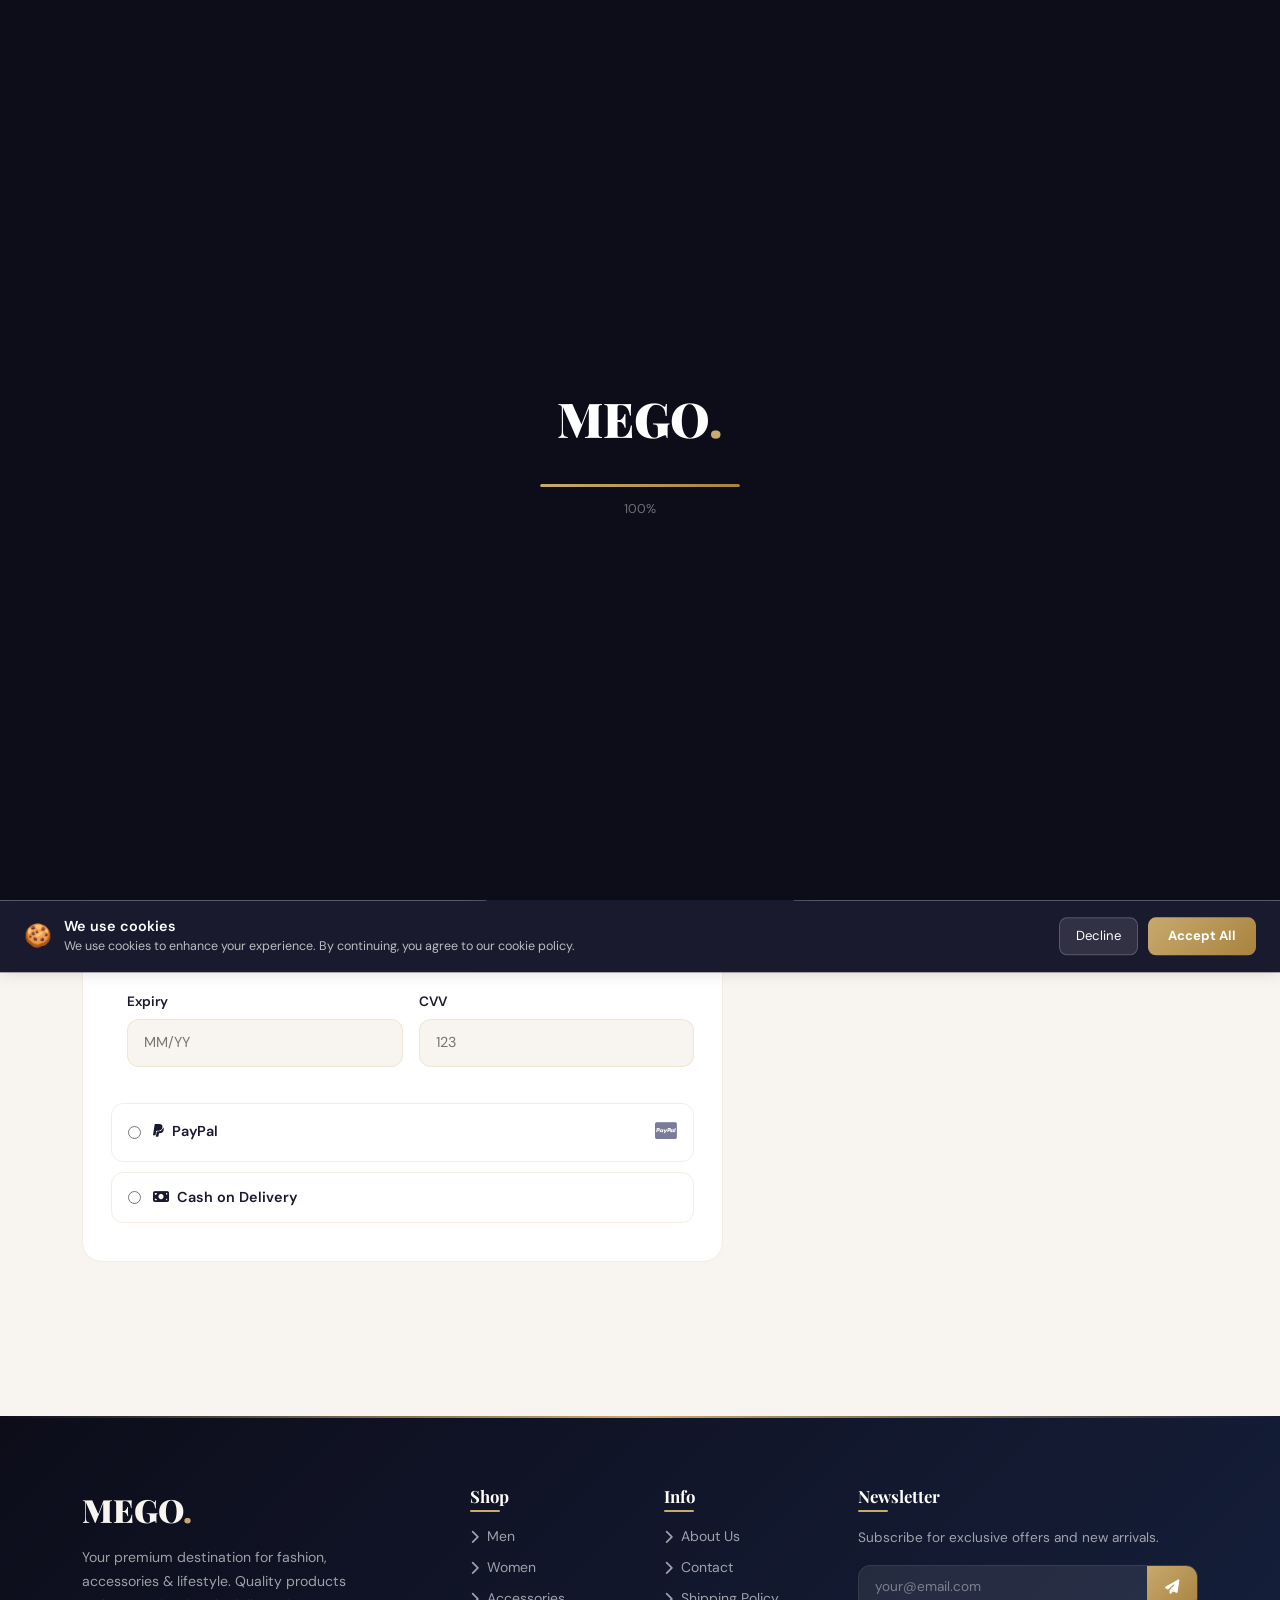
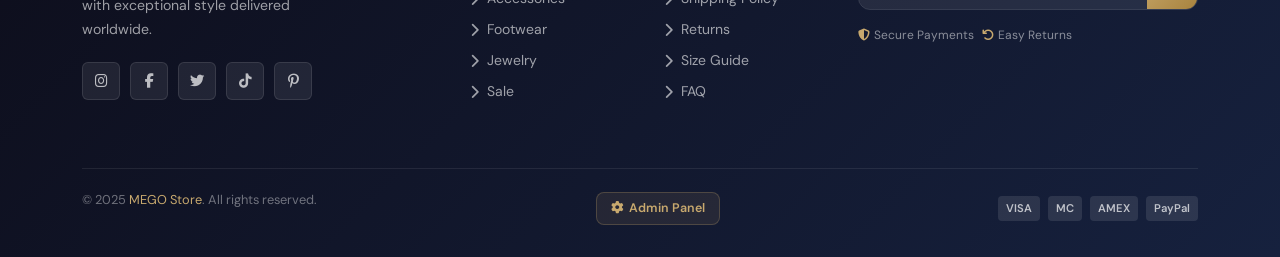
<file: checkout.html>
<!DOCTYPE html>
<html lang="en" data-theme="light">
<head>
  <meta charset="UTF-8"><meta name="viewport" content="width=device-width, initial-scale=1.0">
  <title>Checkout - MEGO Store</title>
  <link rel="stylesheet" href="https://cdn.jsdelivr.net/npm/bootstrap@5.3.0/dist/css/bootstrap.min.css">
  <link rel="stylesheet" href="https://cdnjs.cloudflare.com/ajax/libs/font-awesome/6.4.0/css/all.min.css">
  <link rel="stylesheet" href="assets/css/global.css">
  <link rel="stylesheet" href="assets/css/checkout.css">
  <link rel="stylesheet" href="assets/css/features.css">
</head>
<body>
  <div id="navbar-placeholder"></div>
  <section class="checkout-section">
    <div class="container">
      <h2 class="section-title mb-4">Checkout</h2>

      <div id="orderSuccess" style="display:none" class="text-center py-5">
        <div style="font-size:5rem;margin-bottom:20px">🎉</div>
        <h3 class="section-title">Order Placed <span>Successfully!</span></h3>
        <p style="color:var(--text-muted);max-width:400px;margin:10px auto 30px">Thank you for your order! You'll receive a confirmation email shortly.</p>
        <a href="index.html" class="btn-primary-custom"><i class="fas fa-home"></i> Back to Home</a>
      </div>

      <div id="checkoutForm">
        <div class="row g-4">
          <div class="col-lg-7">
            <!-- Shipping -->
            <div class="checkout-card">
              <div class="checkout-card-title"><div class="step-num">1</div>Shipping Information</div>
              <div class="form-row">
                <div class="form-group-custom"><label class="form-label-custom">First Name*</label><input id="firstName" class="form-control-custom" placeholder="John"></div>
                <div class="form-group-custom"><label class="form-label-custom">Last Name*</label><input id="lastName" class="form-control-custom" placeholder="Doe"></div>
              </div>
              <div class="form-row">
                <div class="form-group-custom"><label class="form-label-custom">Email*</label><input id="email" type="email" class="form-control-custom" placeholder="john@example.com"></div>
                <div class="form-group-custom"><label class="form-label-custom">Phone*</label><input id="phone" type="tel" class="form-control-custom" placeholder="+1 234 567 8900"></div>
              </div>
              <div class="form-group-custom"><label class="form-label-custom">Address*</label><input id="address" class="form-control-custom" placeholder="123 Main Street, Apt 4B"></div>
              <div class="form-row">
                <div class="form-group-custom"><label class="form-label-custom">City*</label><input id="city" class="form-control-custom" placeholder="New York"></div>
                <div class="form-group-custom"><label class="form-label-custom">Country*</label>
                  <select id="country" class="form-control-custom"><option value="">Select Country</option><option>United States</option><option>United Kingdom</option><option>Egypt</option><option>UAE</option><option>Saudi Arabia</option><option>Germany</option><option>France</option></select>
                </div>
              </div>
            </div>
            <!-- Payment -->
            <div class="checkout-card">
              <div class="checkout-card-title"><div class="step-num">2</div>Payment Method</div>
              <div class="payment-method active" data-method="card"><input type="radio" name="paymentMethod" value="card" checked><span class="payment-method-label"><i class="fas fa-credit-card me-2"></i>Credit / Debit Card</span><span class="payment-method-icon"><i class="fab fa-cc-visa"></i></span></div>
              <div id="cardFields" class="ms-3 mt-2 mb-3">
                <div class="form-group-custom"><label class="form-label-custom">Card Number</label><input class="form-control-custom" placeholder="1234 5678 9012 3456"></div>
                <div class="form-row">
                  <div class="form-group-custom"><label class="form-label-custom">Expiry</label><input class="form-control-custom" placeholder="MM/YY"></div>
                  <div class="form-group-custom"><label class="form-label-custom">CVV</label><input class="form-control-custom" placeholder="123" type="password"></div>
                </div>
              </div>
              <div class="payment-method" data-method="paypal"><input type="radio" name="paymentMethod" value="paypal"><span class="payment-method-label"><i class="fab fa-paypal me-2"></i>PayPal</span><span class="payment-method-icon"><i class="fab fa-cc-paypal"></i></span></div>
              <div class="payment-method" data-method="cod"><input type="radio" name="paymentMethod" value="cod"><span class="payment-method-label"><i class="fas fa-money-bill me-2"></i>Cash on Delivery</span></div>
            </div>
          </div>
          <div class="col-lg-5">
            <div class="checkout-card" style="position:sticky;top:100px">
              <div class="checkout-card-title"><div class="step-num">3</div>Order Summary</div>
              <div id="orderItems"></div>
              <hr class="divider-gold">
              <div style="display:flex;justify-content:space-between;margin-bottom:8px;font-size:0.875rem"><span style="color:var(--text-muted)">Subtotal</span><span id="coSubtotal" style="font-weight:600">$0.00</span></div>
              <div style="display:flex;justify-content:space-between;margin-bottom:16px;font-size:0.875rem"><span style="color:var(--text-muted)">Shipping</span><span id="coShipping" style="font-weight:600">$0.00</span></div>
              <div style="display:flex;justify-content:space-between;font-size:1.1rem;font-weight:700;color:var(--text-dark)"><span>Total</span><span id="coTotal" style="color:var(--primary);font-family:var(--font-display);font-size:1.3rem">$0.00</span></div>
              <button id="placeOrderBtn" class="btn-primary-custom w-100 mt-4 justify-content-center" style="font-size:1rem;padding:14px"><i class="fas fa-lock me-2"></i>Place Order</button>
              <div class="mt-2 text-center" style="font-size:0.72rem;color:var(--text-muted)"><i class="fas fa-shield-alt me-1" style="color:var(--primary)"></i>256-bit SSL Secure Checkout</div>
            </div>
          </div>
        </div>
      </div>
    </div>
  </section>
  <div id="footer-placeholder"></div>
  <div class="toast-container-custom"></div>
  <script src="https://cdn.jsdelivr.net/npm/bootstrap@5.3.0/dist/js/bootstrap.bundle.min.js"></script>
  <script src="assets/js/global.js"></script>
  <script src="assets/js/checkout.js"></script>
  <script>
    document.getElementById('navbar-placeholder').innerHTML = renderNavbar('');
    document.getElementById('footer-placeholder').innerHTML = renderFooter();
  </script>
  <script src="assets/js/features.js"></script>
</body>
</html>
</file>
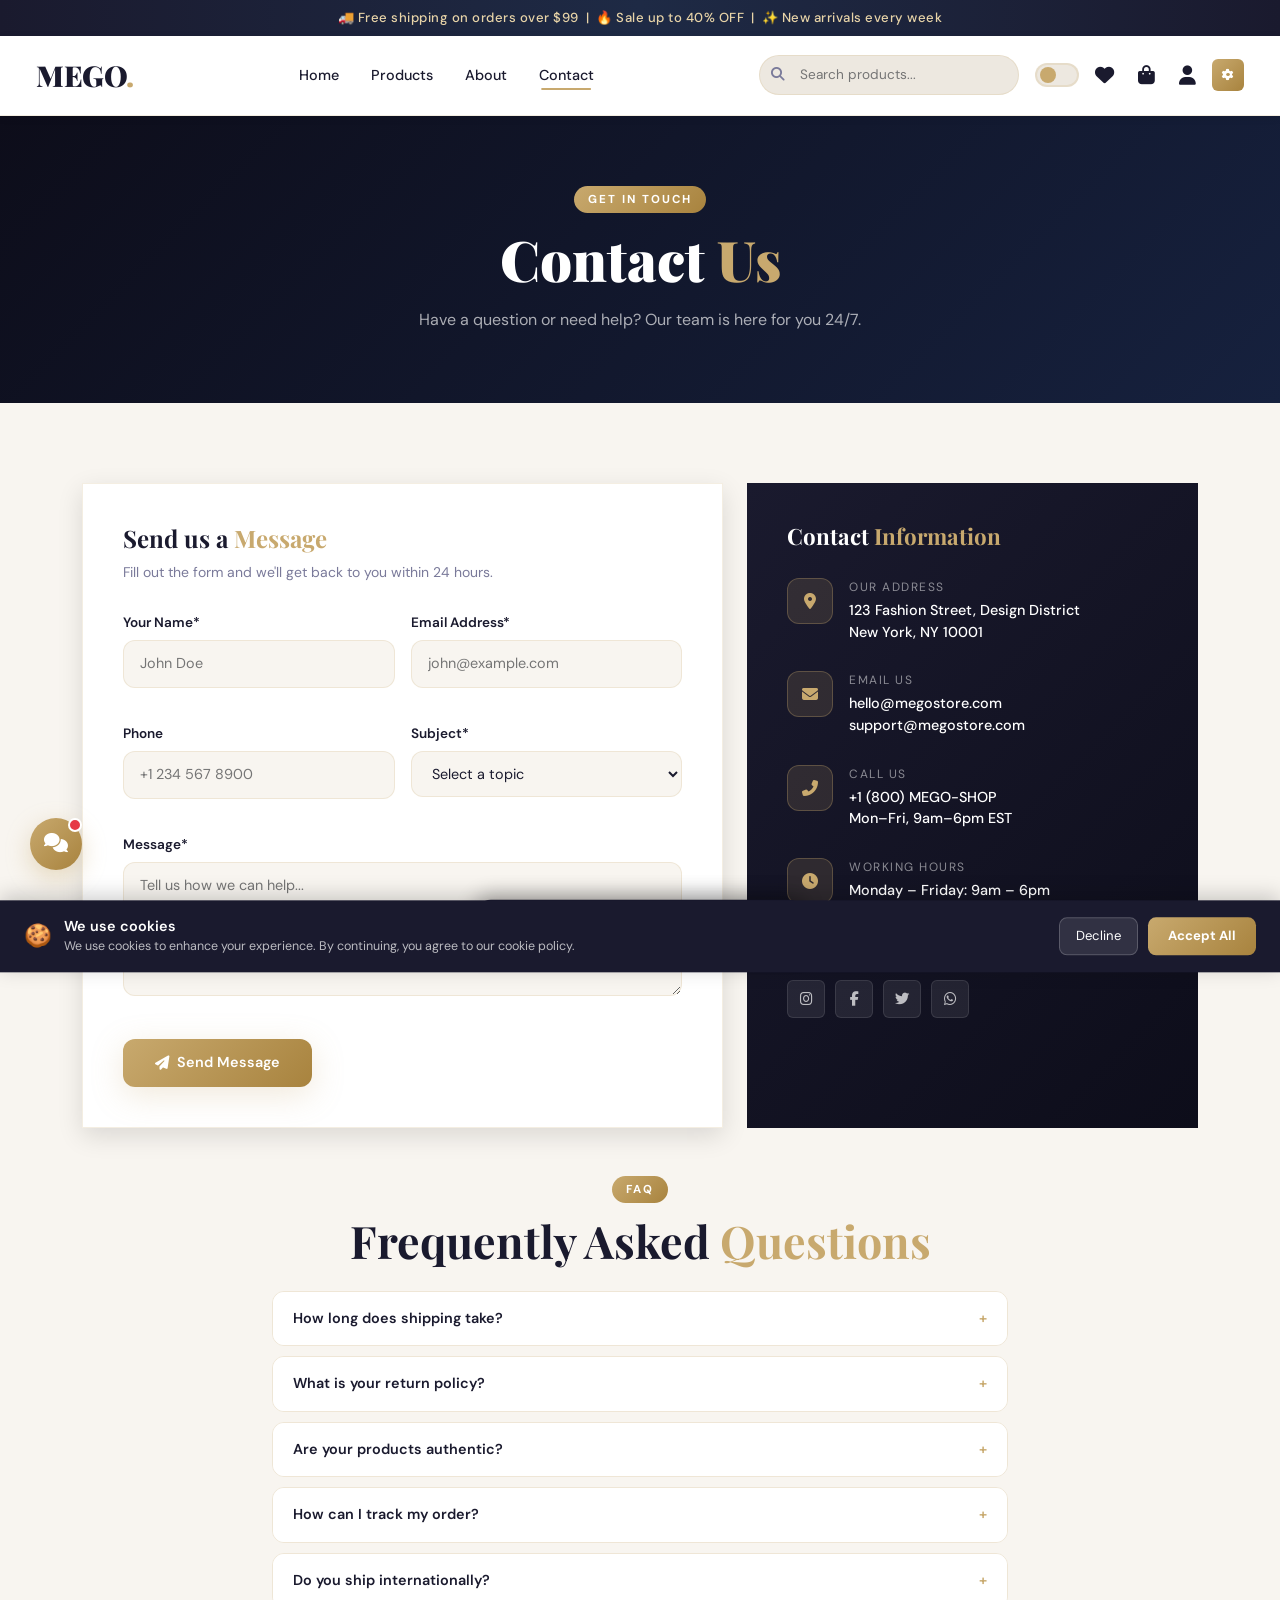
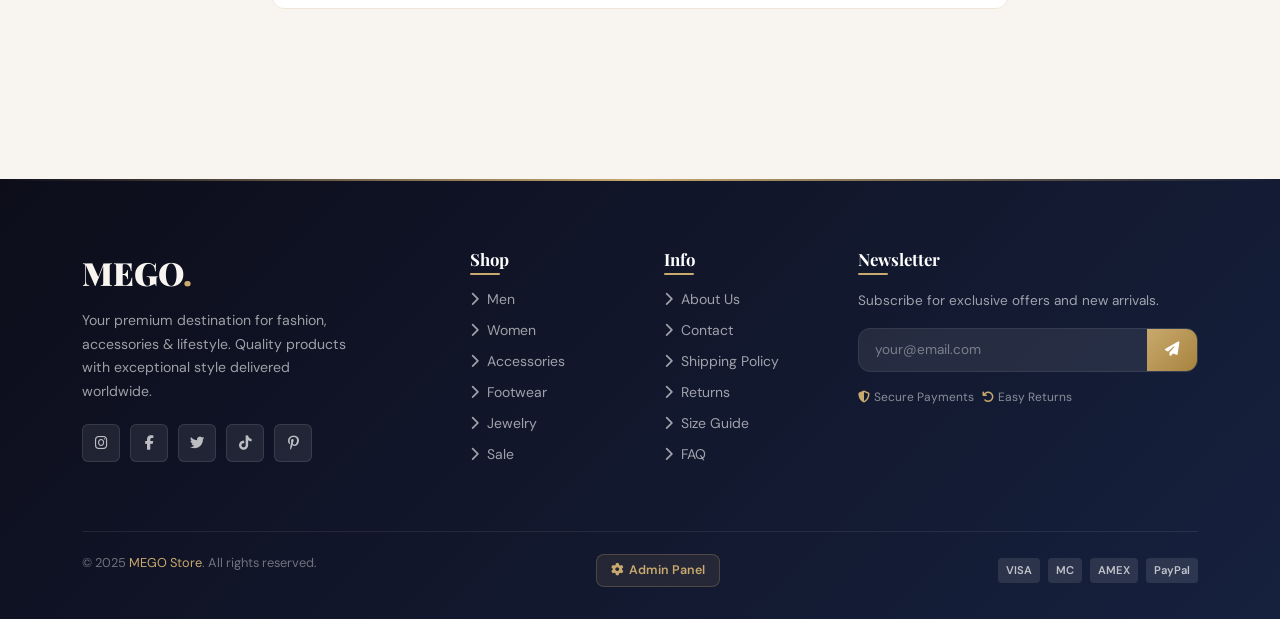
<file: contact.html>
<!DOCTYPE html>
<html lang="en" data-theme="light">
<head>
  <meta charset="UTF-8"><meta name="viewport" content="width=device-width, initial-scale=1.0">
  <title>Contact Us - MEGO Store</title>
  <link rel="stylesheet" href="https://cdn.jsdelivr.net/npm/bootstrap@5.3.0/dist/css/bootstrap.min.css">
  <link rel="stylesheet" href="https://cdnjs.cloudflare.com/ajax/libs/font-awesome/6.4.0/css/all.min.css">
  <link rel="stylesheet" href="assets/css/global.css">
  <link rel="stylesheet" href="assets/css/contact.css">
  <link rel="stylesheet" href="assets/css/features.css">
</head>
<body>
  <div id="navbar-placeholder"></div>

  <section class="contact-hero">
    <div class="container">
      <div class="section-tag">Get in Touch</div>
      <h1 style="font-family:var(--font-display);font-size:clamp(2rem,5vw,3.5rem);font-weight:900;color:white">Contact <span style="color:var(--primary)">Us</span></h1>
      <p style="color:rgba(255,255,255,0.65);max-width:500px;margin:14px auto 0">Have a question or need help? Our team is here for you 24/7.</p>
    </div>
  </section>

  <section class="contact-section">
    <div class="container">
      <div class="row g-4 mb-5">
        <!-- Form -->
        <div class="col-lg-7">
          <div class="contact-card">
            <h3 style="font-family:var(--font-display);font-size:1.5rem;margin-bottom:8px">Send us a <span style="color:var(--primary)">Message</span></h3>
            <p style="font-size:0.875rem;margin-bottom:28px">Fill out the form and we'll get back to you within 24 hours.</p>
            <form id="contactForm">
              <div class="row g-3">
                <div class="col-md-6"><div class="form-group-custom"><label class="form-label-custom">Your Name*</label><input class="form-control-custom" placeholder="John Doe" required></div></div>
                <div class="col-md-6"><div class="form-group-custom"><label class="form-label-custom">Email Address*</label><input type="email" class="form-control-custom" placeholder="john@example.com" required></div></div>
                <div class="col-md-6"><div class="form-group-custom"><label class="form-label-custom">Phone</label><input class="form-control-custom" placeholder="+1 234 567 8900"></div></div>
                <div class="col-md-6"><div class="form-group-custom"><label class="form-label-custom">Subject*</label>
                  <select class="form-control-custom" required><option value="">Select a topic</option><option>Order Issue</option><option>Return/Refund</option><option>Product Question</option><option>Shipping</option><option>Partnership</option><option>Other</option></select>
                </div></div>
                <div class="col-12"><div class="form-group-custom"><label class="form-label-custom">Message*</label><textarea class="form-control-custom" rows="5" placeholder="Tell us how we can help..." required></textarea></div></div>
                <div class="col-12"><button type="submit" class="btn-primary-custom" id="submitBtn" style="padding:13px 32px"><i class="fas fa-paper-plane"></i> Send Message</button></div>
              </div>
            </form>
          </div>
        </div>
        <!-- Info -->
        <div class="col-lg-5">
          <div class="contact-info-card">
            <h3 style="font-family:var(--font-display);font-size:1.4rem;margin-bottom:28px">Contact <span style="color:var(--primary)">Information</span></h3>
            <div class="contact-info-item"><div class="contact-info-icon"><i class="fas fa-map-marker-alt"></i></div><div><div class="contact-info-label">Our Address</div><div class="contact-info-value">123 Fashion Street, Design District<br>New York, NY 10001</div></div></div>
            <div class="contact-info-item"><div class="contact-info-icon"><i class="fas fa-envelope"></i></div><div><div class="contact-info-label">Email Us</div><div class="contact-info-value">hello@megostore.com<br>support@megostore.com</div></div></div>
            <div class="contact-info-item"><div class="contact-info-icon"><i class="fas fa-phone-alt"></i></div><div><div class="contact-info-label">Call Us</div><div class="contact-info-value">+1 (800) MEGO-SHOP<br>Mon–Fri, 9am–6pm EST</div></div></div>
            <div class="contact-info-item"><div class="contact-info-icon"><i class="fas fa-clock"></i></div><div><div class="contact-info-label">Working Hours</div><div class="contact-info-value">Monday – Friday: 9am – 6pm<br>Saturday: 10am – 4pm</div></div></div>
            <div class="contact-social-links">
              <a href="#" class="social-link"><i class="fab fa-instagram"></i></a>
              <a href="#" class="social-link"><i class="fab fa-facebook-f"></i></a>
              <a href="#" class="social-link"><i class="fab fa-twitter"></i></a>
              <a href="#" class="social-link"><i class="fab fa-whatsapp"></i></a>
            </div>
          </div>
        </div>
      </div>

      <!-- FAQ -->
      <div class="row justify-content-center">
        <div class="col-lg-8">
          <div class="section-header text-center mb-4"><div class="section-tag">FAQ</div><h2 class="section-title">Frequently Asked <span>Questions</span></h2></div>
          <div class="faq-item"><button class="faq-question">How long does shipping take? <span class="faq-icon">+</span></button><div class="faq-answer"><div class="faq-answer-inner">Standard shipping takes 5–7 business days. Express shipping (2–3 days) is available for $9.99. Free shipping on orders over $99.</div></div></div>
          <div class="faq-item"><button class="faq-question">What is your return policy? <span class="faq-icon">+</span></button><div class="faq-answer"><div class="faq-answer-inner">We offer a 30-day hassle-free return policy. Items must be unworn, unwashed, and in original packaging with tags attached.</div></div></div>
          <div class="faq-item"><button class="faq-question">Are your products authentic? <span class="faq-icon">+</span></button><div class="faq-answer"><div class="faq-answer-inner">Absolutely. We source directly from brands and authorized distributors. Every item comes with authenticity verification.</div></div></div>
          <div class="faq-item"><button class="faq-question">How can I track my order? <span class="faq-icon">+</span></button><div class="faq-answer"><div class="faq-answer-inner">Once your order ships, you'll receive a tracking number via email. You can also track it in your account under "My Orders".</div></div></div>
          <div class="faq-item"><button class="faq-question">Do you ship internationally? <span class="faq-icon">+</span></button><div class="faq-answer"><div class="faq-answer-inner">Yes! We ship to 80+ countries worldwide. International shipping rates and times vary by destination.</div></div></div>
        </div>
      </div>
    </div>
  </section>

  <div id="footer-placeholder"></div>
  <div class="toast-container-custom"></div>
  <script src="https://cdn.jsdelivr.net/npm/bootstrap@5.3.0/dist/js/bootstrap.bundle.min.js"></script>
  <script src="assets/js/global.js"></script>
  <script src="assets/js/contact.js"></script>
  <script>
    document.getElementById('navbar-placeholder').innerHTML = renderNavbar('Contact');
    document.getElementById('footer-placeholder').innerHTML = renderFooter();
  </script>
  <script src="assets/js/features.js"></script>
</body>
</html>
</file>
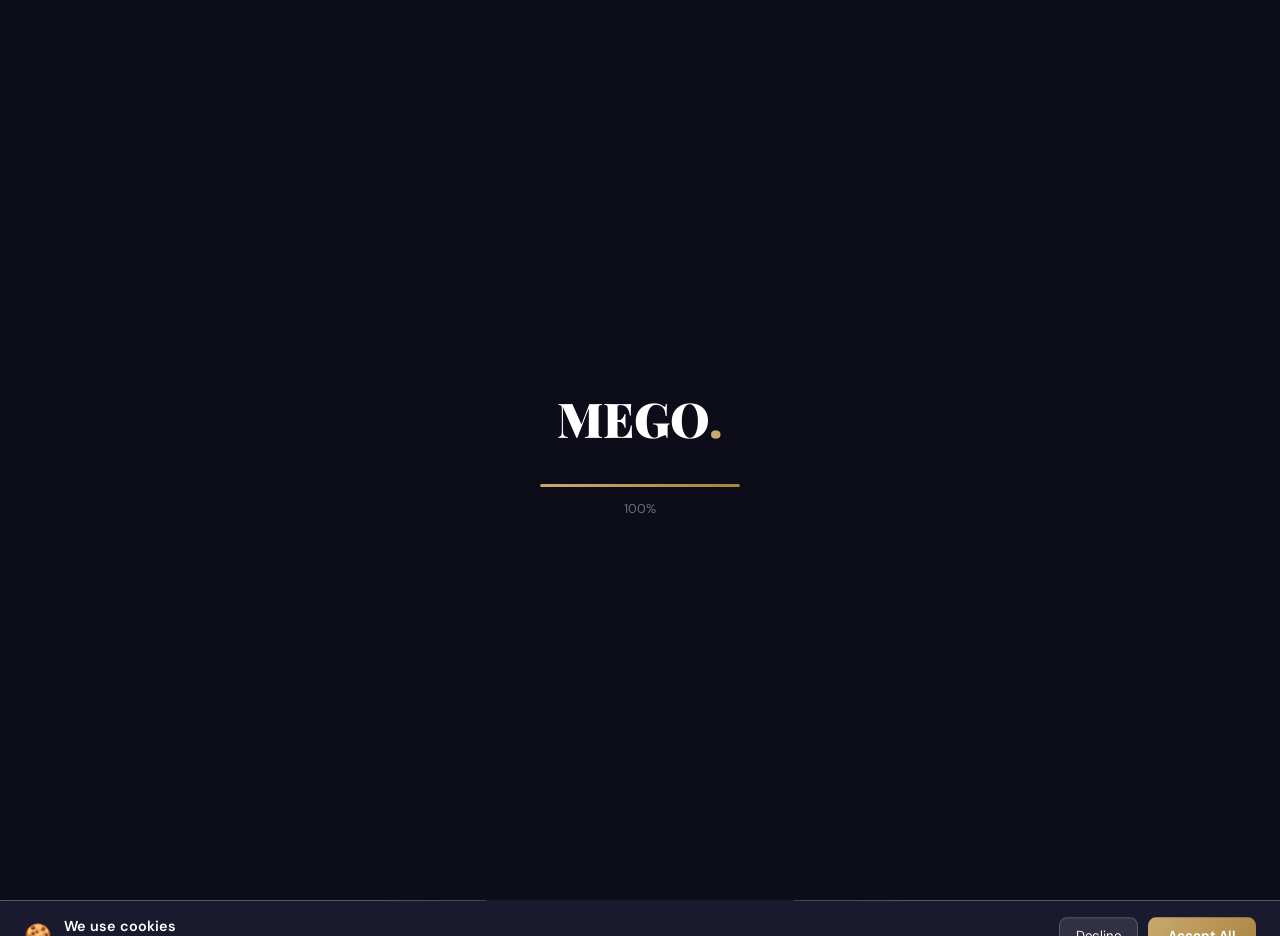
<file: login.html>
<!DOCTYPE html>
<html lang="en" data-theme="light">
<head>
  <meta charset="UTF-8"><meta name="viewport" content="width=device-width, initial-scale=1.0">
  <title>Login - MEGO Store</title>
  <link rel="stylesheet" href="https://cdn.jsdelivr.net/npm/bootstrap@5.3.0/dist/css/bootstrap.min.css">
  <link rel="stylesheet" href="https://cdnjs.cloudflare.com/ajax/libs/font-awesome/6.4.0/css/all.min.css">
  <link rel="stylesheet" href="assets/css/global.css">
  <link rel="stylesheet" href="assets/css/auth.css">
  <link rel="stylesheet" href="assets/css/features.css">
</head>
<body>
  <div id="navbar-placeholder"></div>
  <section class="auth-section">
    <div class="container">
      <div class="auth-card">
        <div class="auth-header">
          <div class="auth-logo">MEGO<span>.</span></div>
          <div class="auth-subtitle">Your premium fashion destination</div>
        </div>
        <div class="auth-body">
          <div class="auth-tabs">
            <button class="auth-tab active" data-tab="login">Sign In</button>
            <button class="auth-tab" data-tab="register">Create Account</button>
          </div>
          <!-- LOGIN -->
          <div id="loginSection">
            <button class="social-auth-btn"><i class="fab fa-google" style="color:#ea4335"></i>Continue with Google</button>
            <button class="social-auth-btn"><i class="fab fa-facebook-f" style="color:#1877f2"></i>Continue with Facebook</button>
            <div class="auth-divider"><span>or sign in with email</span></div>
            <form id="loginForm">
              <div class="form-group-custom">
                <label class="form-label-custom">Email Address</label>
                <div class="input-icon-wrap"><i class="fas fa-envelope inp-icon"></i><input id="loginEmail" type="email" class="form-control-custom" placeholder="your@email.com"></div>
              </div>
              <div class="form-group-custom">
                <label class="form-label-custom">Password</label>
                <div class="input-icon-wrap" style="position:relative"><i class="fas fa-lock inp-icon"></i><input id="loginPass" type="password" class="form-control-custom" placeholder="••••••••"><button type="button" class="password-toggle"><i class="fas fa-eye"></i></button></div>
              </div>
              <a href="#" class="forgot-link">Forgot password?</a>
              <button type="submit" class="btn-primary-custom w-100 justify-content-center" style="padding:13px"><i class="fas fa-sign-in-alt"></i> Sign In</button>
            </form>
          </div>
          <!-- REGISTER -->
          <div id="registerSection" style="display:none">
            <form id="registerForm">
              <div class="form-row" style="display:grid;grid-template-columns:1fr 1fr;gap:14px">
                <div class="form-group-custom"><label class="form-label-custom">First Name</label><input id="regFirst" class="form-control-custom" placeholder="John"></div>
                <div class="form-group-custom"><label class="form-label-custom">Last Name</label><input id="regLast" class="form-control-custom" placeholder="Doe"></div>
              </div>
              <div class="form-group-custom"><label class="form-label-custom">Email</label><div class="input-icon-wrap"><i class="fas fa-envelope inp-icon"></i><input id="regEmail" type="email" class="form-control-custom" placeholder="your@email.com"></div></div>
              <div class="form-group-custom"><label class="form-label-custom">Password</label><div class="input-icon-wrap" style="position:relative"><i class="fas fa-lock inp-icon"></i><input id="regPass" type="password" class="form-control-custom" placeholder="Min. 8 characters"><button type="button" class="password-toggle"><i class="fas fa-eye"></i></button></div></div>
              <div class="form-group-custom"><label class="form-label-custom">Confirm Password</label><div class="input-icon-wrap" style="position:relative"><i class="fas fa-lock inp-icon"></i><input id="regConfirm" type="password" class="form-control-custom" placeholder="Repeat password"><button type="button" class="password-toggle"><i class="fas fa-eye"></i></button></div></div>
              <button type="submit" class="btn-primary-custom w-100 justify-content-center" style="padding:13px"><i class="fas fa-user-plus"></i> Create Account</button>
            </form>
          </div>
        </div>
      </div>
    </div>
  </section>
  <div class="toast-container-custom"></div>
  <script src="https://cdn.jsdelivr.net/npm/bootstrap@5.3.0/dist/js/bootstrap.bundle.min.js"></script>
  <script src="assets/js/global.js"></script>
  <script src="assets/js/auth.js"></script>
  <script>document.getElementById('navbar-placeholder').innerHTML = renderNavbar('');</script>
  <script src="assets/js/features.js"></script>
</body>
</html>
</file>
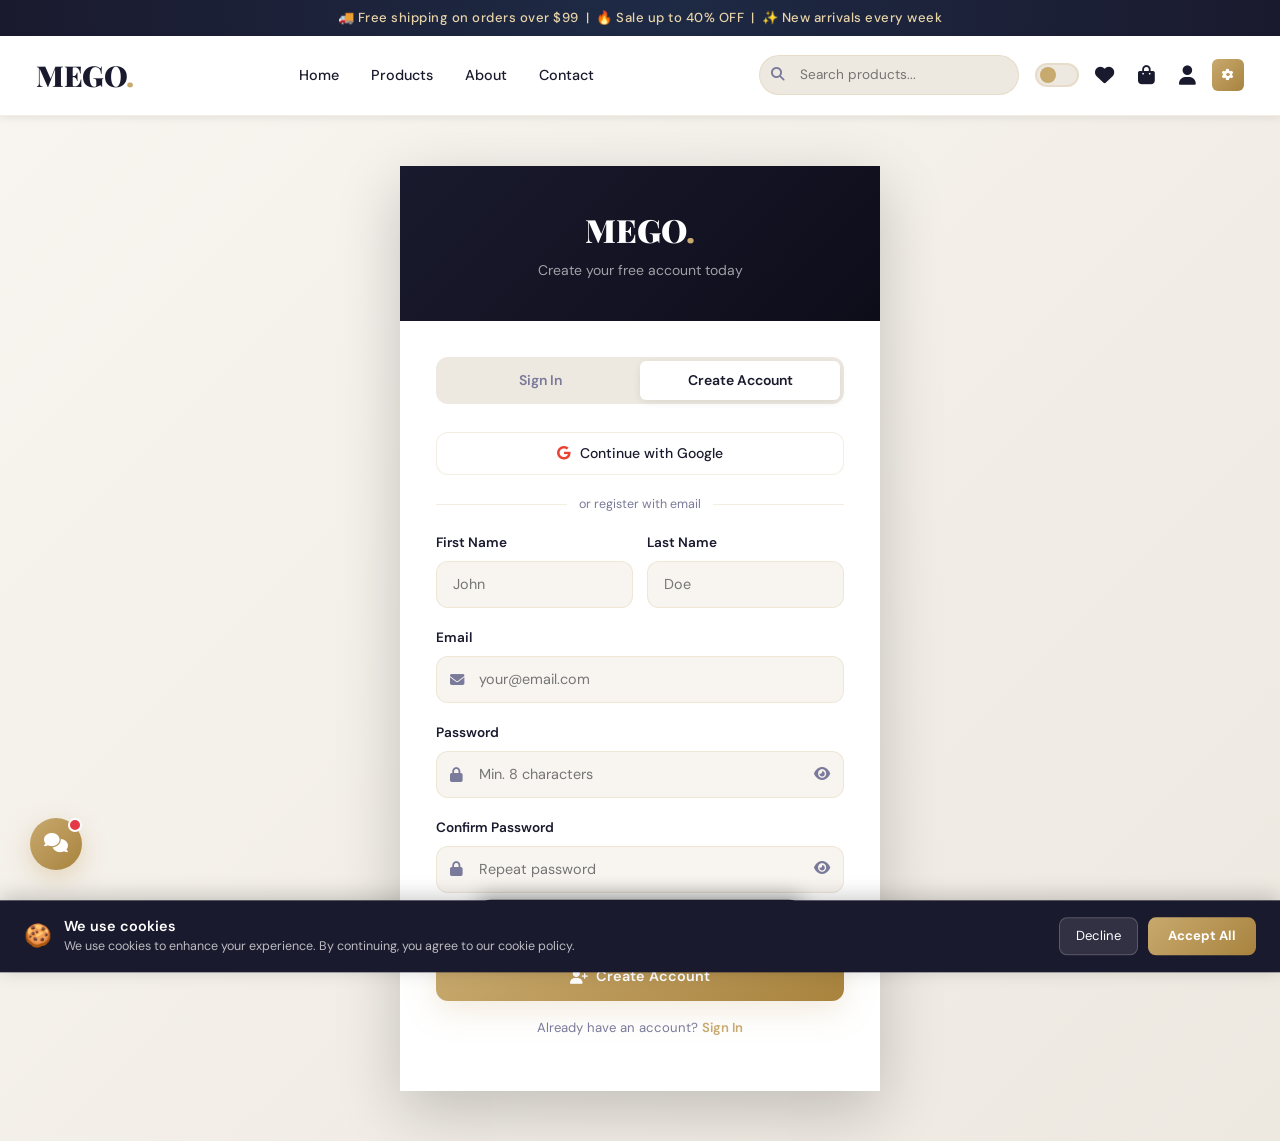
<file: register.html>
<!DOCTYPE html>
<html lang="en" data-theme="light">
<head>
  <meta charset="UTF-8"><meta name="viewport" content="width=device-width, initial-scale=1.0">
  <title>Register - MEGO Store</title>
  <link rel="stylesheet" href="https://cdn.jsdelivr.net/npm/bootstrap@5.3.0/dist/css/bootstrap.min.css">
  <link rel="stylesheet" href="https://cdnjs.cloudflare.com/ajax/libs/font-awesome/6.4.0/css/all.min.css">
  <link rel="stylesheet" href="assets/css/global.css">
  <link rel="stylesheet" href="assets/css/auth.css">
  <link rel="stylesheet" href="assets/css/features.css">
</head>
<body>
  <div id="navbar-placeholder"></div>
  <section class="auth-section">
    <div class="container">
      <div class="auth-card">
        <div class="auth-header">
          <div class="auth-logo">MEGO<span>.</span></div>
          <div class="auth-subtitle">Create your free account today</div>
        </div>
        <div class="auth-body">
          <div class="auth-tabs">
            <button class="auth-tab" onclick="window.location='login.html'">Sign In</button>
            <button class="auth-tab active">Create Account</button>
          </div>
          <button class="social-auth-btn"><i class="fab fa-google" style="color:#ea4335"></i>Continue with Google</button>
          <div class="auth-divider"><span>or register with email</span></div>
          <form id="registerForm">
            <div style="display:grid;grid-template-columns:1fr 1fr;gap:14px">
              <div class="form-group-custom"><label class="form-label-custom">First Name</label><input class="form-control-custom" placeholder="John" required></div>
              <div class="form-group-custom"><label class="form-label-custom">Last Name</label><input class="form-control-custom" placeholder="Doe" required></div>
            </div>
            <div class="form-group-custom"><label class="form-label-custom">Email</label><div class="input-icon-wrap"><i class="fas fa-envelope inp-icon"></i><input type="email" class="form-control-custom" placeholder="your@email.com" required></div></div>
            <div class="form-group-custom"><label class="form-label-custom">Password</label><div class="input-icon-wrap" style="position:relative"><i class="fas fa-lock inp-icon"></i><input id="regPass" type="password" class="form-control-custom" placeholder="Min. 8 characters" required><button type="button" class="password-toggle"><i class="fas fa-eye"></i></button></div></div>
            <div class="form-group-custom"><label class="form-label-custom">Confirm Password</label><div class="input-icon-wrap" style="position:relative"><i class="fas fa-lock inp-icon"></i><input id="regConfirm" type="password" class="form-control-custom" placeholder="Repeat password" required><button type="button" class="password-toggle"><i class="fas fa-eye"></i></button></div></div>
            <div class="form-group-custom"><label style="display:flex;align-items:center;gap:8px;cursor:pointer;font-size:0.82rem"><input type="checkbox" required style="accent-color:var(--primary)"> I agree to the <a href="#" style="color:var(--primary)">Terms & Conditions</a></label></div>
            <button type="submit" class="btn-primary-custom w-100 justify-content-center" style="padding:13px"><i class="fas fa-user-plus"></i> Create Account</button>
          </form>
          <p style="text-align:center;font-size:0.82rem;color:var(--text-muted);margin-top:16px">Already have an account? <a href="login.html" style="color:var(--primary);font-weight:600">Sign In</a></p>
        </div>
      </div>
    </div>
  </section>
  <div class="toast-container-custom"></div>
  <script src="https://cdn.jsdelivr.net/npm/bootstrap@5.3.0/dist/js/bootstrap.bundle.min.js"></script>
  <script src="assets/js/global.js"></script>
  <script src="assets/js/auth.js"></script>
  <script>
    document.getElementById('navbar-placeholder').innerHTML = renderNavbar('');
    document.getElementById('registerForm').addEventListener('submit', function(e) {
      e.preventDefault();
      const p = document.getElementById('regPass').value;
      const c = document.getElementById('regConfirm').value;
      if (p !== c) { Toast.show('Passwords do not match', 'error'); return; }
      Toast.show('Account created! Welcome to MEGO 🎉', 'success');
      setTimeout(() => window.location = 'profile.html', 1200);
    });
  </script>
  <script src="assets/js/features.js"></script>
</body>
</html>
</file>
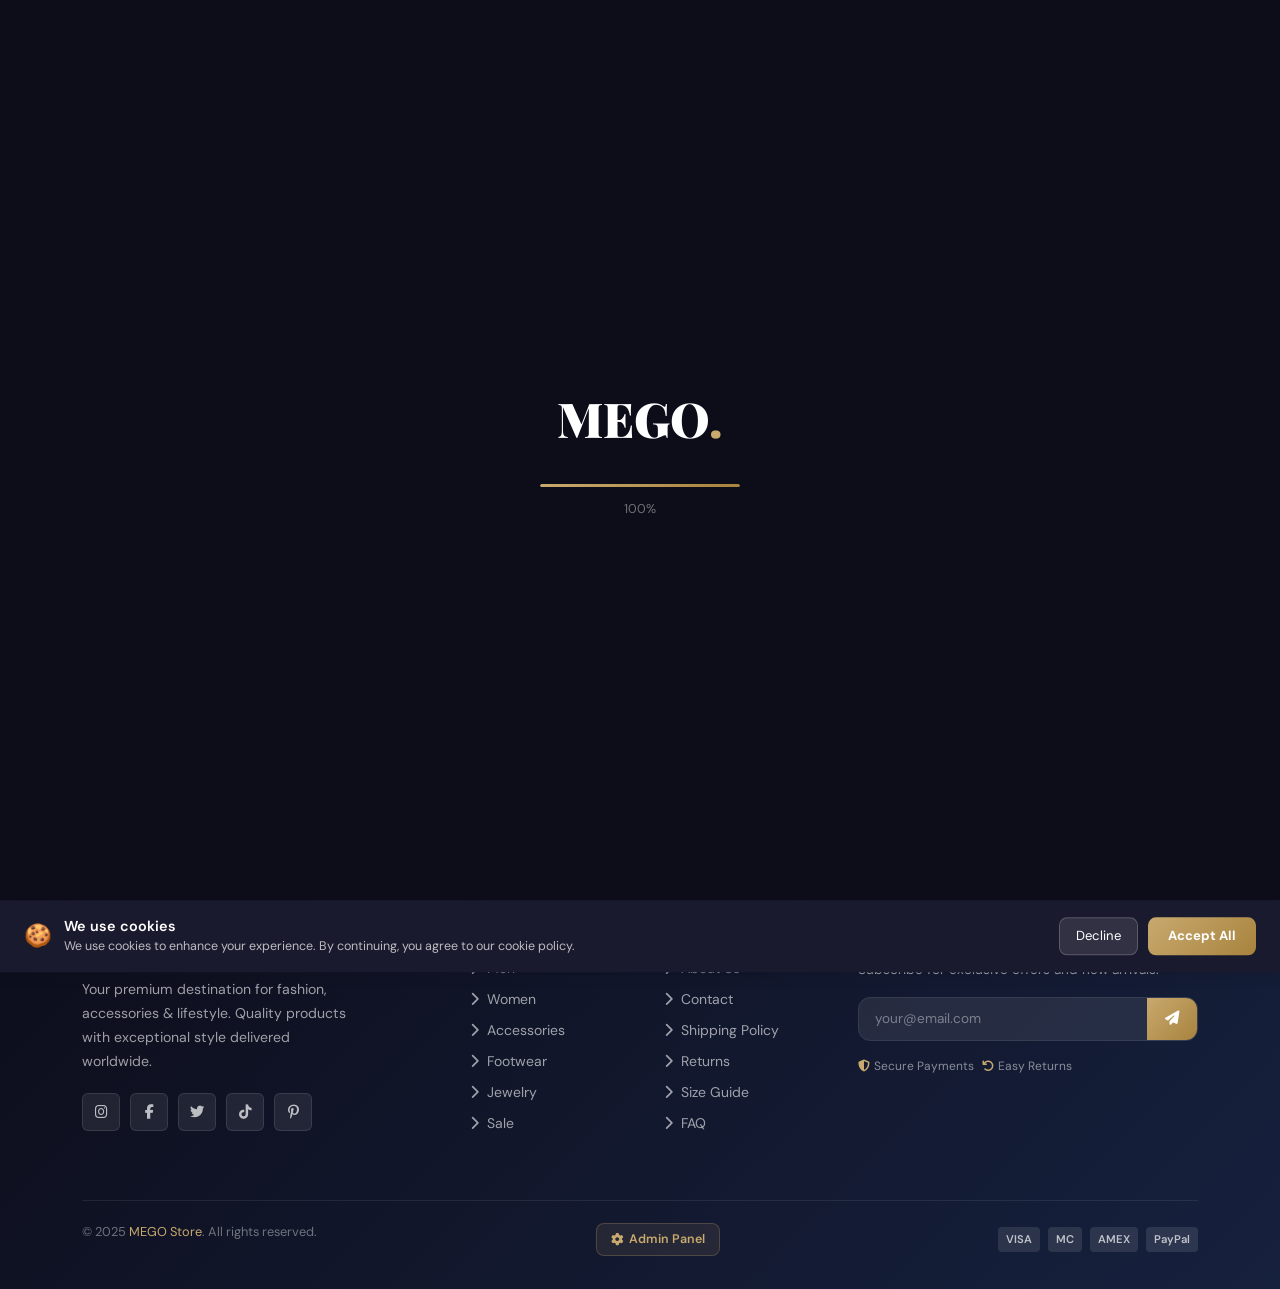
<file: wishlist.html>
<!DOCTYPE html>
<html lang="en" data-theme="light">
<head>
  <meta charset="UTF-8"><meta name="viewport" content="width=device-width, initial-scale=1.0">
  <title>Wishlist - MEGO Store</title>
  <link rel="stylesheet" href="https://cdn.jsdelivr.net/npm/bootstrap@5.3.0/dist/css/bootstrap.min.css">
  <link rel="stylesheet" href="https://cdnjs.cloudflare.com/ajax/libs/font-awesome/6.4.0/css/all.min.css">
  <link rel="stylesheet" href="assets/css/global.css">
  <link rel="stylesheet" href="assets/css/wishlist.css">
  <link rel="stylesheet" href="assets/css/features.css">
</head>
<body>
  <div id="navbar-placeholder"></div>
  <nav aria-label="breadcrumb" class="breadcrumb-section">
    <div class="container"><ol class="breadcrumb mb-0"><li class="breadcrumb-item"><a href="index.html">Home</a></li><li class="breadcrumb-item active">Wishlist</li></ol></div>
  </nav>
  <section class="wishlist-section">
    <div class="container">
      <div class="wishlist-header-bar">
        <h2 class="section-title">My <span>Wishlist</span> <small style="font-family:var(--font-body);font-size:1rem;font-weight:400;color:var(--text-muted)">(<span id="wishCount">0</span> items)</small></h2>
        <button class="btn-outline-custom py-2 px-3" style="font-size:0.82rem" onclick="WishlistPage.clearAll()"><i class="fas fa-trash"></i> Clear All</button>
      </div>
      <div class="row g-3" id="wishlistGrid"></div>
    </div>
  </section>
  <div id="footer-placeholder"></div>
  <div class="toast-container-custom"></div>
  <script src="https://cdn.jsdelivr.net/npm/bootstrap@5.3.0/dist/js/bootstrap.bundle.min.js"></script>
  <script src="assets/js/global.js"></script>
  <script src="assets/js/wishlist.js"></script>
  <script>
    document.getElementById('navbar-placeholder').innerHTML = renderNavbar('');
    document.getElementById('footer-placeholder').innerHTML = renderFooter();
  </script>
  <script src="assets/js/features.js"></script>
</body>
</html>
</file>
<file: assets/css/global.css>
/* ========== MEGO STORE - GLOBAL CSS ========== */
@import url('https://fonts.googleapis.com/css2?family=Playfair+Display:wght@400;600;700;900&family=DM+Sans:wght@300;400;500;600&display=swap');

:root {
  --primary: #c8a96e;
  --primary-dark: #a8833e;
  --primary-light: #e8d4a8;
  --secondary: #1a1a2e;
  --accent: #e63946;
  --dark: #0d0d1a;
  --dark-2: #16213e;
  --dark-3: #1e2a45;
  --light: #f8f5f0;
  --light-2: #ede8e0;
  --text-dark: #1a1a2e;
  --text-muted: #7a7a9a;
  --text-light: #f8f5f0;
  --success: #2dc653;
  --warning: #f4a261;
  --border: rgba(200,169,110,0.2);
  --shadow-sm: 0 2px 8px rgba(0,0,0,0.08);
  --shadow-md: 0 8px 24px rgba(0,0,0,0.12);
  --shadow-lg: 0 20px 60px rgba(0,0,0,0.2);
  --shadow-gold: 0 8px 32px rgba(200,169,110,0.25);
  --radius-sm: 6px;
  --radius-md: 12px;
  --radius-lg: 20px;
  --transition: all 0.3s cubic-bezier(0.4, 0, 0.2, 1);
  --transition-fast: all 0.15s ease;
  --font-display: 'Playfair Display', serif;
  --font-body: 'DM Sans', sans-serif;
  --navbar-height: 80px;
}

[data-theme="dark"] {
  --light: #0d0d1a;
  --light-2: #16213e;
  --text-dark: #f8f5f0;
  --text-muted: #a0a0c0;
  --border: rgba(200,169,110,0.15);
  --shadow-sm: 0 2px 8px rgba(0,0,0,0.3);
  --shadow-md: 0 8px 24px rgba(0,0,0,0.4);
}

*, *::before, *::after { box-sizing: border-box; margin: 0; padding: 0; }
html { scroll-behavior: smooth; }
body { font-family: var(--font-body); background-color: var(--light); color: var(--text-dark); transition: background-color 0.3s ease, color 0.3s ease; overflow-x: hidden; }
::-webkit-scrollbar { width: 6px; }
::-webkit-scrollbar-track { background: var(--light-2); }
::-webkit-scrollbar-thumb { background: var(--primary); border-radius: 10px; }
::selection { background: var(--primary); color: white; }
h1,h2,h3,h4,h5,h6 { font-family: var(--font-display); font-weight: 700; line-height: 1.2; }
p { line-height: 1.7; color: var(--text-muted); }
a { text-decoration: none; color: inherit; transition: var(--transition-fast); }

.btn-primary-custom { background: linear-gradient(135deg, var(--primary), var(--primary-dark)); color: white; border: none; padding: 12px 28px; border-radius: var(--radius-md); font-family: var(--font-body); font-weight: 600; font-size: 0.9rem; cursor: pointer; transition: var(--transition); box-shadow: var(--shadow-gold); display: inline-flex; align-items: center; gap: 8px; }
.btn-primary-custom:hover { transform: translateY(-2px); box-shadow: 0 12px 40px rgba(200,169,110,0.4); color: white; }
.btn-outline-custom { background: transparent; color: var(--primary); border: 2px solid var(--primary); padding: 10px 26px; border-radius: var(--radius-md); font-family: var(--font-body); font-weight: 600; font-size: 0.9rem; cursor: pointer; transition: var(--transition); display: inline-flex; align-items: center; gap: 8px; }
.btn-outline-custom:hover { background: var(--primary); color: white; transform: translateY(-2px); }
.btn-dark-custom { background: var(--secondary); color: white; border: none; padding: 12px 28px; border-radius: var(--radius-md); font-family: var(--font-body); font-weight: 600; font-size: 0.9rem; cursor: pointer; transition: var(--transition); display: inline-flex; align-items: center; gap: 8px; }
.btn-dark-custom:hover { background: var(--dark); transform: translateY(-2px); box-shadow: var(--shadow-md); color: white; }

.navbar-mego { background: rgba(255,255,255,0.95); backdrop-filter: blur(20px); border-bottom: 1px solid var(--border); height: var(--navbar-height); position: sticky; top: 0; z-index: 1000; transition: var(--transition); box-shadow: var(--shadow-sm); }
[data-theme="dark"] .navbar-mego { background: rgba(13,13,26,0.95); }
.navbar-brand-mego { font-family: var(--font-display); font-size: 1.8rem; font-weight: 900; color: var(--secondary) !important; letter-spacing: -0.5px; }
[data-theme="dark"] .navbar-brand-mego { color: var(--text-light) !important; }
.navbar-brand-mego span { color: var(--primary); }
.nav-link-mego { font-family: var(--font-body); font-weight: 500; font-size: 0.9rem; color: var(--text-dark) !important; padding: 6px 14px !important; border-radius: var(--radius-sm); transition: var(--transition-fast); position: relative; }
.nav-link-mego::after { content: ''; position: absolute; bottom: 0; left: 50%; transform: translateX(-50%); width: 0; height: 2px; background: var(--primary); transition: var(--transition-fast); border-radius: 2px; }
.nav-link-mego:hover::after, .nav-link-mego.active::after { width: 60%; }
.nav-link-mego:hover { color: var(--primary) !important; }
.search-bar-nav { position: relative; width: 260px; }
.search-bar-nav input { width: 100%; padding: 9px 16px 9px 40px; border: 1.5px solid var(--border); border-radius: 50px; font-family: var(--font-body); font-size: 0.85rem; background: var(--light-2); color: var(--text-dark); transition: var(--transition); outline: none; }
.search-bar-nav input:focus { border-color: var(--primary); box-shadow: 0 0 0 3px rgba(200,169,110,0.15); }
.search-bar-nav .search-icon { position: absolute; left: 12px; top: 50%; transform: translateY(-50%); color: var(--text-muted); font-size: 0.85rem; }
.nav-icon-btn { position: relative; background: none; border: none; color: var(--text-dark); font-size: 1.2rem; padding: 8px; border-radius: var(--radius-sm); cursor: pointer; transition: var(--transition-fast); display: flex; align-items: center; justify-content: center; }
.nav-icon-btn:hover { color: var(--primary); background: var(--light-2); }
.nav-badge { position: absolute; top: 0; right: 0; background: var(--accent); color: white; font-size: 0.6rem; font-weight: 700; width: 16px; height: 16px; border-radius: 50%; display: flex; align-items: center; justify-content: center; }
.announcement-bar { background: linear-gradient(90deg, var(--secondary), var(--dark-3), var(--secondary)); color: var(--primary-light); text-align: center; padding: 8px 20px; font-size: 0.82rem; font-weight: 500; letter-spacing: 0.5px; }
.section-header { margin-bottom: 3rem; }
.section-tag { display: inline-block; background: linear-gradient(135deg, var(--primary), var(--primary-dark)); color: white; font-size: 0.72rem; font-weight: 700; letter-spacing: 2px; text-transform: uppercase; padding: 5px 14px; border-radius: 50px; margin-bottom: 12px; }
.section-title { font-family: var(--font-display); font-size: clamp(1.8rem, 4vw, 2.8rem); font-weight: 700; color: var(--text-dark); line-height: 1.15; }
.section-title span { color: var(--primary); }
.section-divider { width: 60px; height: 3px; background: linear-gradient(90deg, var(--primary), transparent); border-radius: 2px; margin-top: 12px; }
.product-card { background: white; border-radius: var(--radius-lg); overflow: hidden; border: 1px solid var(--border); transition: var(--transition); position: relative; height: 100%; }
[data-theme="dark"] .product-card { background: var(--dark-2); }
.product-card:hover { transform: translateY(-6px); box-shadow: var(--shadow-lg); border-color: var(--primary); }
.product-card-img-wrap { position: relative; overflow: hidden; background: var(--light-2); aspect-ratio: 1; }
.product-card-img-wrap img { width: 100%; height: 100%; object-fit: cover; transition: transform 0.5s ease; }
.product-card:hover .product-card-img-wrap img { transform: scale(1.08); }
.product-badges { position: absolute; top: 12px; left: 12px; display: flex; flex-direction: column; gap: 6px; z-index: 2; }
.badge-new { background: var(--secondary); color: white; }
.badge-sale { background: var(--accent); color: white; }
.badge-hot { background: var(--warning); color: white; }
.product-badge { font-size: 0.65rem; font-weight: 700; letter-spacing: 1px; text-transform: uppercase; padding: 3px 8px; border-radius: 4px; }
.product-actions { position: absolute; top: 12px; right: 12px; display: flex; flex-direction: column; gap: 6px; opacity: 0; transform: translateX(10px); transition: var(--transition); z-index: 2; }
.product-card:hover .product-actions { opacity: 1; transform: translateX(0); }
.product-action-btn { width: 36px; height: 36px; background: white; border: none; border-radius: 50%; display: flex; align-items: center; justify-content: center; cursor: pointer; font-size: 0.85rem; color: var(--text-dark); transition: var(--transition-fast); box-shadow: var(--shadow-sm); }
.product-action-btn:hover { background: var(--primary); color: white; transform: scale(1.1); }
.product-action-btn.active { background: var(--accent); color: white; }
.quick-add-btn { position: absolute; bottom: 0; left: 0; right: 0; background: linear-gradient(135deg, var(--secondary), var(--dark)); color: white; border: none; padding: 12px; font-family: var(--font-body); font-size: 0.82rem; font-weight: 600; cursor: pointer; transform: translateY(100%); transition: var(--transition); display: flex; align-items: center; justify-content: center; gap: 8px; }
.product-card:hover .quick-add-btn { transform: translateY(0); }
.quick-add-btn:hover { background: linear-gradient(135deg, var(--primary), var(--primary-dark)); }
.product-card-body { padding: 16px; }
.product-category { font-size: 0.72rem; font-weight: 600; letter-spacing: 1.5px; text-transform: uppercase; color: var(--primary); margin-bottom: 6px; }
.product-name { font-family: var(--font-display); font-size: 1rem; font-weight: 600; color: var(--text-dark); margin-bottom: 8px; line-height: 1.3; display: -webkit-box; -webkit-line-clamp: 2; -webkit-box-orient: vertical; overflow: hidden; }
.product-rating { display: flex; align-items: center; gap: 6px; margin-bottom: 10px; }
.stars { color: var(--primary); font-size: 0.75rem; }
.rating-count { font-size: 0.75rem; color: var(--text-muted); }
.product-price { display: flex; align-items: center; gap: 10px; }
.price-current { font-family: var(--font-display); font-size: 1.2rem; font-weight: 700; color: var(--primary); }
.price-old { font-size: 0.85rem; color: var(--text-muted); text-decoration: line-through; }
.price-discount { background: rgba(230,57,70,0.1); color: var(--accent); font-size: 0.7rem; font-weight: 700; padding: 2px 6px; border-radius: 4px; }
.toast-container-custom { position: fixed; top: 100px; right: 20px; z-index: 9999; display: flex; flex-direction: column; gap: 10px; max-width: 320px; }
.toast-custom { background: white; border-radius: var(--radius-md); padding: 14px 16px; box-shadow: var(--shadow-lg); border-left: 4px solid var(--primary); display: flex; align-items: center; gap: 12px; animation: slideInRight 0.3s ease; font-family: var(--font-body); font-size: 0.875rem; }
[data-theme="dark"] .toast-custom { background: var(--dark-2); }
.toast-custom.toast-success { border-left-color: var(--success); }
.toast-custom.toast-error { border-left-color: var(--accent); }
.toast-msg { flex: 1; font-weight: 500; color: var(--text-dark); }
[data-theme="dark"] .toast-msg { color: var(--text-light); }
.toast-close { background: none; border: none; cursor: pointer; color: var(--text-muted); font-size: 1rem; }
.back-to-top { position: fixed; bottom: 30px; right: 30px; width: 46px; height: 46px; background: linear-gradient(135deg, var(--primary), var(--primary-dark)); color: white; border: none; border-radius: 50%; cursor: pointer; display: flex; align-items: center; justify-content: center; font-size: 1rem; box-shadow: var(--shadow-gold); opacity: 0; visibility: hidden; transform: translateY(20px); transition: var(--transition); z-index: 999; }
.back-to-top.show { opacity: 1; visibility: visible; transform: translateY(0); }
.back-to-top:hover { transform: translateY(-3px); }
.dark-mode-toggle { width: 44px; height: 24px; background: var(--light-2); border: 2px solid var(--border); border-radius: 50px; cursor: pointer; position: relative; transition: var(--transition); display: flex; align-items: center; padding: 0 3px; }
.dark-mode-toggle::after { content: ''; width: 16px; height: 16px; background: var(--primary); border-radius: 50%; transition: var(--transition); transform: translateX(0); }
[data-theme="dark"] .dark-mode-toggle { background: var(--dark-3); }
[data-theme="dark"] .dark-mode-toggle::after { transform: translateX(18px); }
.footer-mego { background: linear-gradient(135deg, var(--dark), var(--dark-2)); color: var(--text-light); padding: 70px 0 30px; margin-top: 80px; position: relative; overflow: hidden; }
.footer-mego::before { content: ''; position: absolute; top: 0; left: 0; right: 0; height: 2px; background: linear-gradient(90deg, transparent, var(--primary), transparent); }
.footer-brand { font-family: var(--font-display); font-size: 2rem; font-weight: 900; }
.footer-brand span { color: var(--primary); }
.footer-desc { color: rgba(255,255,255,0.6); font-size: 0.88rem; line-height: 1.7; margin: 12px 0 20px; max-width: 280px; }
.footer-social { display: flex; gap: 10px; }
.social-link { width: 38px; height: 38px; background: rgba(255,255,255,0.08); border: 1px solid rgba(255,255,255,0.1); border-radius: var(--radius-sm); display: flex; align-items: center; justify-content: center; color: rgba(255,255,255,0.7); font-size: 0.9rem; transition: var(--transition-fast); }
.social-link:hover { background: var(--primary); border-color: var(--primary); color: white; transform: translateY(-2px); }
.footer-heading { font-family: var(--font-display); font-size: 1.05rem; font-weight: 700; color: white; margin-bottom: 20px; position: relative; }
.footer-heading::after { content: ''; position: absolute; bottom: -6px; left: 0; width: 30px; height: 2px; background: var(--primary); border-radius: 2px; }
.footer-links { list-style: none; padding: 0; }
.footer-links li { margin-bottom: 10px; }
.footer-links a { color: rgba(255,255,255,0.6); font-size: 0.875rem; transition: var(--transition-fast); display: flex; align-items: center; gap: 8px; }
.footer-links a:hover { color: var(--primary); transform: translateX(4px); }
.footer-newsletter-input { display: flex; border-radius: var(--radius-md); overflow: hidden; border: 1px solid rgba(255,255,255,0.15); }
.footer-newsletter-input input { flex: 1; background: rgba(255,255,255,0.08); border: none; padding: 11px 16px; color: white; font-family: var(--font-body); font-size: 0.85rem; outline: none; }
.footer-newsletter-input input::placeholder { color: rgba(255,255,255,0.4); }
.footer-newsletter-input button { background: linear-gradient(135deg, var(--primary), var(--primary-dark)); border: none; padding: 0 18px; color: white; cursor: pointer; font-size: 0.9rem; transition: var(--transition-fast); }
.footer-bottom { margin-top: 50px; padding-top: 20px; border-top: 1px solid rgba(255,255,255,0.08); display: flex; justify-content: space-between; align-items: center; flex-wrap: wrap; gap: 12px; }
.footer-copy { font-size: 0.8rem; color: rgba(255,255,255,0.4); }
.footer-copy span { color: var(--primary); }
.payment-icon { background: rgba(255,255,255,0.1); border-radius: 4px; padding: 4px 8px; font-size: 0.7rem; color: rgba(255,255,255,0.7); font-weight: 600; }
.footer-payment { display: flex; gap: 8px; align-items: center; }
.breadcrumb-section { background: var(--light-2); padding: 14px 0; border-bottom: 1px solid var(--border); }
[data-theme="dark"] .breadcrumb-section { background: var(--dark-2); }
.breadcrumb-item a { color: var(--primary); font-size: 0.875rem; }
.breadcrumb-item.active { color: var(--text-dark); font-size: 0.875rem; }
.form-control-custom { width: 100%; padding: 12px 16px; border: 1.5px solid var(--border); border-radius: var(--radius-md); font-family: var(--font-body); font-size: 0.9rem; color: var(--text-dark); background: var(--light); transition: var(--transition); outline: none; }
[data-theme="dark"] .form-control-custom { background: var(--dark-2); color: var(--text-light); }
.form-control-custom:focus { border-color: var(--primary); box-shadow: 0 0 0 3px rgba(200,169,110,0.15); }
.form-label-custom { display: block; font-size: 0.85rem; font-weight: 600; color: var(--text-dark); margin-bottom: 7px; }
[data-theme="dark"] .form-label-custom { color: var(--text-light); }
.form-group-custom { margin-bottom: 20px; }
.page-wrapper { min-height: calc(100vh - var(--navbar-height)); }
.empty-state { text-align: center; padding: 80px 20px; }
.empty-state-icon { font-size: 4rem; margin-bottom: 20px; opacity: 0.4; }
.empty-state h4 { font-family: var(--font-display); font-size: 1.5rem; margin-bottom: 10px; color: var(--text-dark); }
.empty-state p { color: var(--text-muted); max-width: 360px; margin: 0 auto 24px; }
.text-gold { color: var(--primary) !important; }
.text-gradient { background: linear-gradient(135deg, var(--primary), var(--primary-dark)); -webkit-background-clip: text; -webkit-text-fill-color: transparent; background-clip: text; }
.divider-gold { height: 2px; background: linear-gradient(90deg, transparent, var(--primary), transparent); border: none; margin: 40px 0; }
.section-padding { padding: 80px 0; }
.skeleton { background: linear-gradient(90deg, var(--light-2) 25%, var(--light) 50%, var(--light-2) 75%); background-size: 200% 100%; animation: shimmer 1.5s infinite; border-radius: var(--radius-sm); }
@keyframes slideInRight { from { opacity: 0; transform: translateX(50px); } to { opacity: 1; transform: translateX(0); } }
@keyframes fadeInUp { from { opacity: 0; transform: translateY(30px); } to { opacity: 1; transform: translateY(0); } }
@keyframes shimmer { 0% { background-position: -200% 0; } 100% { background-position: 200% 0; } }
.fade-in-up { animation: fadeInUp 0.6s ease forwards; }
@media (max-width: 992px) { .search-bar-nav { display: none; } .navbar-mego { height: 65px; } }
@media (max-width: 768px) { .section-padding { padding: 50px 0; } .footer-mego { padding: 50px 0 20px; } }

/* ========== MOBILE RESPONSIVE FIX ========== */
@media (max-width: 576px) {
  :root { --navbar-height: 60px; }

  /* Navbar */
  .navbar-mego { height: 60px !important; padding: 0 12px; }
  .navbar-brand-mego { font-size: 1.4rem; }
  .nav-icon-btn { font-size: 1rem; padding: 6px; }
  .announcement-bar { font-size: 0.72rem; padding: 6px 12px; }

  /* Buttons */
  .btn-primary-custom, .btn-outline-custom, .btn-dark-custom {
    padding: 10px 18px;
    font-size: 0.82rem;
  }

  /* Section headers */
  .section-header { margin-bottom: 1.8rem; }
  .section-title { font-size: clamp(1.4rem, 5vw, 2rem); }

  /* Product card */
  .product-card-body { padding: 12px; }
  .product-name { font-size: 0.9rem; }
  .price-current { font-size: 1rem; }

  /* Footer */
  .footer-mego { padding: 40px 0 20px; margin-top: 40px; }
  .footer-brand { font-size: 1.5rem; }
  .footer-bottom { flex-direction: column; text-align: center; }
  .footer-payment { justify-content: center; }

  /* Back to top */
  .back-to-top { bottom: 20px; right: 16px; width: 40px; height: 40px; font-size: 0.85rem; }

  /* Toast */
  .toast-container-custom { right: 10px; left: 10px; max-width: 100%; }

  /* Section padding */
  .section-padding { padding: 36px 0; }

  /* Empty state */
  .empty-state { padding: 50px 16px; }
  .empty-state-icon { font-size: 3rem; }
  .empty-state h4 { font-size: 1.2rem; }
}

@media (max-width: 768px) {
  /* Navbar collapse fix */
  .navbar-collapse { 
    background: white; 
    border-radius: 0 0 12px 12px; 
    box-shadow: 0 10px 30px rgba(0,0,0,0.12);
    padding: 16px;
    margin-top: 8px;
  }
  [data-theme="dark"] .navbar-collapse {
    background: #0d0d1a;
  }
  .nav-link-mego { padding: 10px 14px !important; border-radius: 8px; }
  .nav-link-mego:hover { background: rgba(200,169,110,0.1); }
  .nav-link-mego::after { display: none; }
}
</file>
<file: assets/css/checkout.css>
.checkout-section { padding: 50px 0; }
.checkout-card { background: white; border-radius: var(--radius-lg); padding: 28px; border: 1px solid var(--border); margin-bottom: 24px; }
[data-theme="dark"] .checkout-card { background: var(--dark-2); }
.checkout-card-title { font-family: var(--font-display); font-size: 1.1rem; font-weight: 700; color: var(--text-dark); margin-bottom: 20px; display: flex; align-items: center; gap: 10px; }
[data-theme="dark"] .checkout-card-title { color: var(--text-light); }
.checkout-card-title .step-num { width: 28px; height: 28px; background: linear-gradient(135deg, var(--primary), var(--primary-dark)); border-radius: 50%; display: flex; align-items: center; justify-content: center; color: white; font-size: 0.8rem; font-weight: 700; }
.payment-method { border: 1.5px solid var(--border); border-radius: var(--radius-md); padding: 14px 16px; cursor: pointer; transition: var(--transition-fast); display: flex; align-items: center; gap: 12px; margin-bottom: 10px; }
.payment-method:hover, .payment-method.active { border-color: var(--primary); background: rgba(200,169,110,0.06); }
.payment-method input[type="radio"] { accent-color: var(--primary); }
.payment-method-label { font-weight: 600; font-size: 0.9rem; color: var(--text-dark); }
[data-theme="dark"] .payment-method-label { color: var(--text-light); }
.payment-method-icon { margin-left: auto; color: var(--text-muted); font-size: 1.2rem; }
.order-item { display: flex; align-items: center; gap: 12px; margin-bottom: 14px; padding-bottom: 14px; border-bottom: 1px solid var(--border); }
.order-item:last-child { border-bottom: none; margin-bottom: 0; padding-bottom: 0; }
.order-item-img { width: 54px; height: 54px; border-radius: var(--radius-sm); object-fit: cover; }
.order-item-name { font-size: 0.875rem; font-weight: 600; color: var(--text-dark); }
[data-theme="dark"] .order-item-name { color: var(--text-light); }
.order-item-qty { font-size: 0.75rem; color: var(--text-muted); }
.order-item-price { margin-left: auto; font-weight: 700; color: var(--primary); font-family: var(--font-display); }
.form-row { display: grid; grid-template-columns: 1fr 1fr; gap: 16px; }
@media (max-width: 576px) { .form-row { grid-template-columns: 1fr; } }

/* ========== MOBILE RESPONSIVE FIX - CHECKOUT ========== */
@media (max-width: 576px) {
  .form-row { grid-template-columns: 1fr !important; }
}
</file>
<file: assets/css/features.css>
/* ===== LOADING SCREEN ===== */
#loadingScreen { font-family: var(--font-display); }

/* ===== STICKY CART BAR ===== */
.sticky-cart-bar {
  position: fixed; bottom: 0; left: 0; right: 0;
  background: var(--secondary); color: white;
  padding: 14px 24px; z-index: 990;
  display: flex; align-items: center; justify-content: space-between; flex-wrap: wrap; gap: 14px;
  transform: translateY(100%); transition: transform 0.3s ease;
  box-shadow: 0 -4px 20px rgba(0,0,0,0.2);
}
.sticky-cart-bar.visible { transform: translateY(0); }
.sticky-product-info { display: flex; align-items: center; gap: 14px; }
.sticky-product-img { width: 44px; height: 44px; border-radius: 10px; object-fit: cover; }
.sticky-product-name { font-family: var(--font-display); font-weight: 700; font-size: 0.9rem; }
.sticky-product-price { color: var(--primary); font-family: var(--font-display); font-weight: 700; font-size: 1.1rem; }

/* ===== PRICE DROP ALERT ===== */
.price-alert-wrap { background: var(--light-2); border-radius: var(--radius-md); padding: 16px; margin-top: 16px; }
.price-alert-input { display: flex; gap: 8px; margin-top: 10px; }
.price-alert-input input { flex: 1; border: 1.5px solid var(--border); border-radius: var(--radius-sm); padding: 9px 12px; font-family: var(--font-body); font-size: 0.85rem; background: white; outline: none; color: var(--text-dark); }
[data-theme="dark"] .price-alert-input input { background: var(--dark-2); color: var(--text-light); }

/* ===== LOYALTY BADGE ===== */
.loyalty-widget {
  display: inline-flex; align-items: center; gap: 8px;
  background: linear-gradient(135deg, var(--secondary), var(--dark));
  color: white; padding: 8px 16px; border-radius: 50px;
  font-size: 0.78rem; font-weight: 600;
}
.loyalty-widget .pts { color: var(--primary); font-family: var(--font-display); font-size: 0.95rem; font-weight: 700; }

/* ===== COMPARE BTN ===== */
.compare-btn:hover { background: var(--secondary) !important; color: white !important; }

/* ===== RECENTLY VIEWED ===== */
.recently-viewed-section { padding: 60px 0; background: var(--light-2); }
[data-theme="dark"] .recently-viewed-section { background: var(--dark-2); }

/* ===== CHAT WIDGET ===== */
#chatInput:focus { border-color: var(--primary) !important; }
#chatMessages::-webkit-scrollbar { width: 4px; }
#chatMessages::-webkit-scrollbar-thumb { background: var(--border); border-radius: 4px; }

/* ===== DARK OVERLAY FOR MODALS ===== */
#exitIntentModal, #compareModal { backdrop-filter: blur(4px); }

/* ===== STOCK BADGE ===== */
.stock-counter {
  display: none;
  position: absolute; bottom: 60px; left: 12px; right: 12px;
  background: rgba(230,57,70,0.9); color: white;
  text-align: center; padding: 5px;
  font-size: 0.72rem; font-weight: 700; letter-spacing: 0.5px;
  border-radius: 6px;
}

/* ===== PULSE ANIMATION ===== */
@keyframes pulse {
  0%, 100% { transform: scale(1); opacity: 1; }
  50% { transform: scale(1.3); opacity: 0.7; }
}

/* ===== ADMIN LINK IN FOOTER ===== */
.admin-link-footer {
  display: inline-flex; align-items: center; gap: 6px;
  background: rgba(200,169,110,0.1); border: 1px solid var(--gold-border, rgba(200,169,110,0.25));
  color: var(--primary); padding: 6px 14px; border-radius: 8px;
  font-size: 0.78rem; font-weight: 600; transition: var(--transition-fast);
}
.admin-link-footer:hover { background: var(--primary); color: white; }
</file>
<file: assets/css/contact.css>
.contact-hero { background: linear-gradient(135deg, var(--dark), var(--dark-2)); padding: 70px 0; text-align: center; color: white; }
.contact-section { padding: 80px 0; }
.contact-card { background: white; border-radius: var(--radius-xl); padding: 40px; border: 1px solid var(--border); box-shadow: var(--shadow-md); }
[data-theme="dark"] .contact-card { background: var(--dark-2); }
.contact-info-card { background: linear-gradient(135deg, var(--secondary), var(--dark)); border-radius: var(--radius-xl); padding: 40px; color: white; height: 100%; }
.contact-info-item { display: flex; gap: 16px; margin-bottom: 28px; }
.contact-info-item:last-child { margin-bottom: 0; }
.contact-info-icon { width: 46px; height: 46px; background: rgba(200,169,110,0.15); border: 1px solid rgba(200,169,110,0.3); border-radius: var(--radius-md); display: flex; align-items: center; justify-content: center; color: var(--primary); font-size: 1rem; flex-shrink: 0; }
.contact-info-label { font-size: 0.75rem; text-transform: uppercase; letter-spacing: 1.5px; color: rgba(255,255,255,0.5); margin-bottom: 4px; }
.contact-info-value { font-size: 0.9rem; color: white; font-weight: 500; }
.contact-social-links { display: flex; gap: 10px; margin-top: 28px; padding-top: 28px; border-top: 1px solid rgba(255,255,255,0.1); }
.faq-item { border: 1px solid var(--border); border-radius: var(--radius-md); margin-bottom: 10px; overflow: hidden; }
.faq-question { padding: 16px 20px; cursor: pointer; display: flex; justify-content: space-between; align-items: center; font-weight: 600; font-size: 0.9rem; color: var(--text-dark); background: white; border: none; width: 100%; text-align: left; transition: var(--transition-fast); }
[data-theme="dark"] .faq-question { background: var(--dark-2); color: var(--text-light); }
.faq-question:hover { color: var(--primary); }
.faq-question.open { color: var(--primary); }
.faq-icon { color: var(--primary); transition: transform 0.3s; }
.faq-question.open .faq-icon { transform: rotate(45deg); }
.faq-answer { max-height: 0; overflow: hidden; transition: max-height 0.3s ease; background: var(--light-2); }
[data-theme="dark"] .faq-answer { background: var(--dark-3); }
.faq-answer-inner { padding: 14px 20px; font-size: 0.875rem; color: var(--text-muted); line-height: 1.7; }
.faq-answer.open { max-height: 200px; }

/* ========== MOBILE RESPONSIVE FIX - CONTACT ========== */
@media (max-width: 576px) {
  .contact-hero { padding: 50px 0; }
  .contact-section { padding: 40px 0; }
  .contact-card { padding: 24px 16px; border-radius: 16px; }
  .contact-info-card { padding: 28px 20px; border-radius: 16px; }
  .contact-info-item { gap: 12px; margin-bottom: 20px; }
  .contact-info-icon { width: 40px; height: 40px; flex-shrink: 0; }
  .faq-question { padding: 14px 16px; font-size: 0.85rem; }
  .faq-answer-inner { padding: 12px 16px; }
}
</file>
<file: assets/css/auth.css>
.auth-section { min-height: calc(100vh - 80px); display: flex; align-items: center; padding: 50px 0; background: linear-gradient(135deg, var(--light), var(--light-2)); }
[data-theme="dark"] .auth-section { background: linear-gradient(135deg, var(--dark), var(--dark-2)); }
.auth-card { background: white; border-radius: var(--radius-xl); box-shadow: var(--shadow-lg); overflow: hidden; max-width: 480px; margin: 0 auto; }
[data-theme="dark"] .auth-card { background: var(--dark-2); }
.auth-header { background: linear-gradient(135deg, var(--secondary), var(--dark)); padding: 40px; text-align: center; }
.auth-logo { font-family: var(--font-display); font-size: 2rem; font-weight: 900; color: white; }
.auth-logo span { color: var(--primary); }
.auth-subtitle { color: rgba(255,255,255,0.6); font-size: 0.875rem; margin-top: 6px; }
.auth-body { padding: 36px; }
.auth-tabs { display: flex; background: var(--light-2); border-radius: var(--radius-md); padding: 4px; margin-bottom: 28px; }
[data-theme="dark"] .auth-tabs { background: var(--dark-3); }
.auth-tab { flex: 1; padding: 9px; text-align: center; font-weight: 600; font-size: 0.875rem; cursor: pointer; border-radius: var(--radius-sm); transition: var(--transition-fast); color: var(--text-muted); border: none; background: none; }
.auth-tab.active { background: white; color: var(--text-dark); box-shadow: var(--shadow-sm); }
[data-theme="dark"] .auth-tab.active { background: var(--dark-2); color: var(--text-light); }
.input-icon-wrap { position: relative; }
.input-icon-wrap input { padding-left: 42px; }
.input-icon-wrap .inp-icon { position: absolute; left: 14px; top: 50%; transform: translateY(-50%); color: var(--text-muted); font-size: 0.9rem; }
.auth-divider { display: flex; align-items: center; gap: 12px; margin: 20px 0; }
.auth-divider::before, .auth-divider::after { content: ''; flex: 1; height: 1px; background: var(--border); }
.auth-divider span { font-size: 0.78rem; color: var(--text-muted); }
.social-auth-btn { width: 100%; border: 1.5px solid var(--border); border-radius: var(--radius-md); padding: 10px; background: white; cursor: pointer; font-family: var(--font-body); font-size: 0.875rem; font-weight: 500; color: var(--text-dark); transition: var(--transition-fast); display: flex; align-items: center; justify-content: center; gap: 10px; margin-bottom: 10px; }
[data-theme="dark"] .social-auth-btn { background: var(--dark-3); color: var(--text-light); }
.social-auth-btn:hover { border-color: var(--primary); background: rgba(200,169,110,0.05); }
.forgot-link { font-size: 0.8rem; color: var(--primary); text-align: right; display: block; margin-top: -12px; margin-bottom: 16px; }
.password-toggle { position: absolute; right: 14px; top: 50%; transform: translateY(-50%); background: none; border: none; color: var(--text-muted); cursor: pointer; font-size: 0.9rem; }

/* ========== MOBILE RESPONSIVE FIX - AUTH ========== */
@media (max-width: 576px) {
  .auth-section { padding: 30px 12px; min-height: auto; align-items: flex-start; }
  .auth-card { max-width: 100%; border-radius: 16px; }
  .auth-header { padding: 28px 20px; }
  .auth-logo { font-size: 1.6rem; }
  .auth-body { padding: 24px 20px; }
  .social-auth-btn { font-size: 0.82rem; }
}
</file>
<file: assets/css/wishlist.css>
.wishlist-section { padding: 50px 0; }
.wishlist-header-bar { display: flex; justify-content: space-between; align-items: center; margin-bottom: 28px; flex-wrap: wrap; gap: 12px; }

/* ========== MOBILE RESPONSIVE FIX - WISHLIST ========== */
@media (max-width: 576px) {
  .wishlist-section { padding: 30px 0; }
  .wishlist-header-bar { flex-direction: column; align-items: flex-start; }
}
</file>
